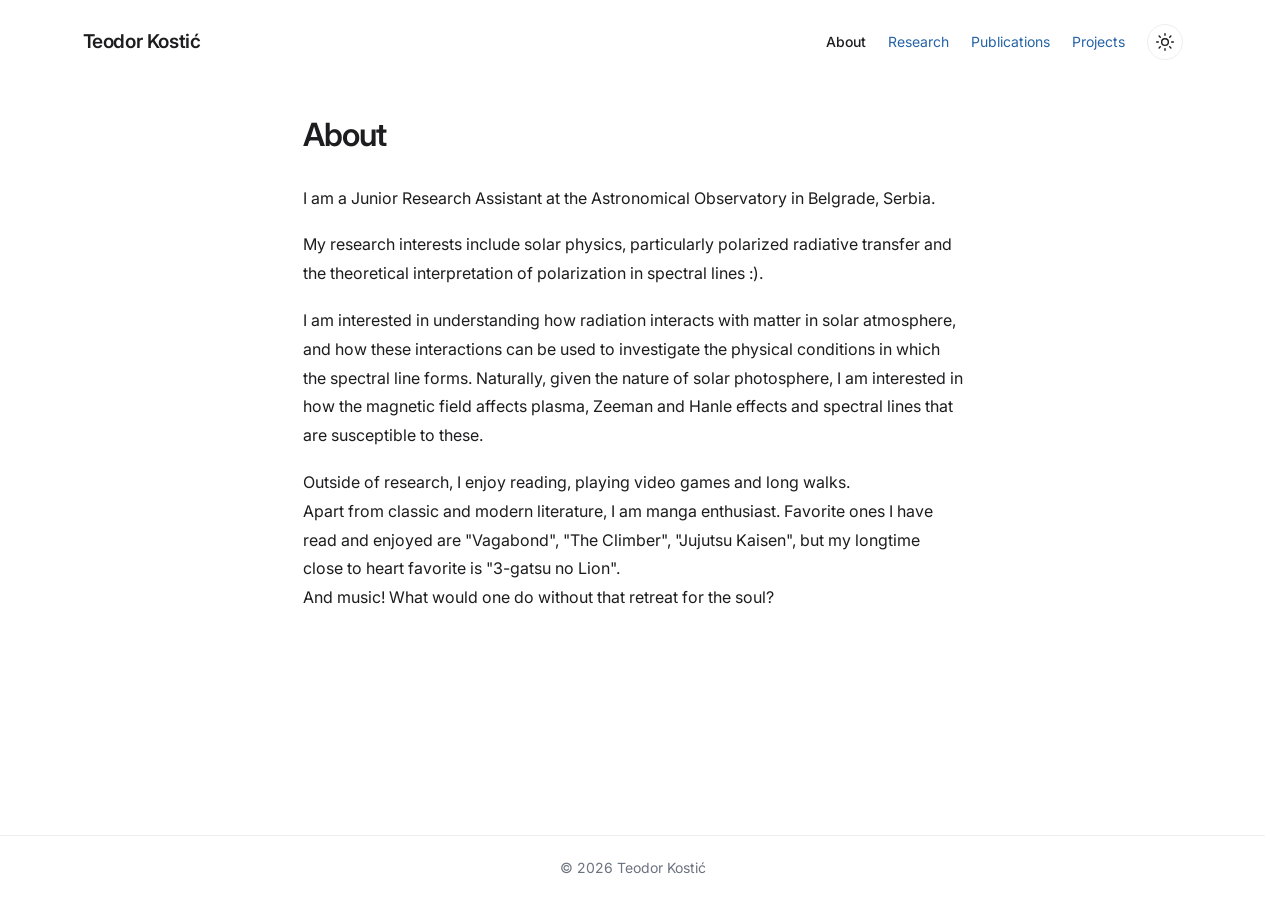
<file: about.html>
<!DOCTYPE html>
<html lang="en">

<head>
    <meta charset="UTF-8">
    <meta name="viewport" content="width=device-width, initial-scale=1.0">

    <title>About | Teodor Kostić</title>
     <link rel="icon" type="image/svg+xml" href="img/favicon-tk.svg">

    <!-- Inter font -->
    <link rel="preconnect" href="https://fonts.googleapis.com">
    <link rel="preconnect" href="https://fonts.gstatic.com" crossorigin>
    <link
        href="https://fonts.googleapis.com/css2?family=Inter:wght@400;500;600;700&display=swap"
        rel="stylesheet"
    >

    <!-- Main stylesheet -->
    <link rel="stylesheet" href="style.css">
</head>

<body>

    <!-- Header and navigation -->
    <header class="site-header">
        <nav class="navigation">

            <a href="index.html" class="site-logo">
                Teodor Kostić
            </a>
        <div class="nav-actions">
            <div class="nav-links">
                <a href="about.html" aria-current="page">About</a>
                <a href="research.html">Research</a>
                <a href="publications.html">Publications</a>
                <a href="projects.html">Projects</a>
                
        <button
            type="button"
            class="theme-toggle"
            id="theme-toggle"
            aria-label="Switch to dark mode"
            aria-pressed="false"
        >
            <!-- Sun icon: shown in light mode -->
            <svg class="sun-icon"
                xmlns="http://www.w3.org/2000/svg"
                width="20" height="20"
                viewBox="0 0 24 24"
                fill="none"
                stroke="currentColor"
                stroke-width="1.7"
                stroke-linecap="round"
                stroke-linejoin="round"
                aria-hidden="true">
                <circle cx="12" cy="12" r="4"/>
                <path d="M12 2v2"/>
                <path d="M12 20v2"/>
                <path d="m4.93 4.93 1.42 1.42"/>
                <path d="m17.65 17.65 1.42 1.42"/>
                <path d="M2 12h2"/>
                <path d="M20 12h2"/>
                <path d="m6.35 17.65-1.42 1.42"/>
                <path d="m19.07 4.93-1.42 1.42"/>
            </svg>

            <!-- Moon icon: shown in dark mode -->
            <svg class="moon-icon"
                xmlns="http://www.w3.org/2000/svg"
                width="20" height="20"
                viewBox="0 0 24 24"
                fill="none"
                stroke="currentColor"
                stroke-width="1.7"
                stroke-linecap="round"
                stroke-linejoin="round"
                aria-hidden="true">
                <path d="M20.985 12.486a9 9 0 1 1-9.473-9.472
                        c.405-.022.617.463.402.807a6.5 6.5 0 0 0
                        8.268 8.268c.344-.215.829-.003.803.397z"/>
            </svg>
        </button>

            </div>
        </div>
        </nav>
    </header>


    <!-- Main content -->
    <main class="main-content page-content">

        <h1 class="page-title">About</h1>

        <section class="page-section">

            <p>
                I am a Junior Research Assistant at the Astronomical Observatory
                in Belgrade, Serbia.
            </p>

            <p>
                My research interests include solar physics, particularly
                polarized radiative transfer and the theoretical
                interpretation of polarization in spectral lines :).
            </p>

            <p>
                I am interested in understanding how radiation interacts
                with matter in solar atmosphere, and how these
                interactions can be used to investigate the physical
                conditions in which the spectral line forms. Naturally,
                given the nature of solar photosphere, I am interested
                in how the magnetic field affects plasma, Zeeman and Hanle
                effects and spectral lines that are susceptible to these.
            </p>

            <p>
                Outside of research, I enjoy reading, playing video games and long
                walks. <br>
                Apart from classic and modern literature, I am manga enthusiast. Favorite
                ones I have read and enjoyed are "Vagabond", "The Climber", "Jujutsu Kaisen",
                but my longtime close to heart favorite is "3-gatsu no Lion". <br>
                And music! What would one do without that retreat for the soul?
            </p>

        </section>

    </main>


    <!-- Footer -->
    <footer class="site-footer">
        <p>
            &copy; <span id="year"></span> Teodor Kostić
        </p>
    </footer>


    <!-- Automatically update the copyright year -->
    <script>
        document.getElementById("year").textContent =
            new Date().getFullYear();
    </script>
    <script src="theme.js"></script>
</body>
</html>
</file>
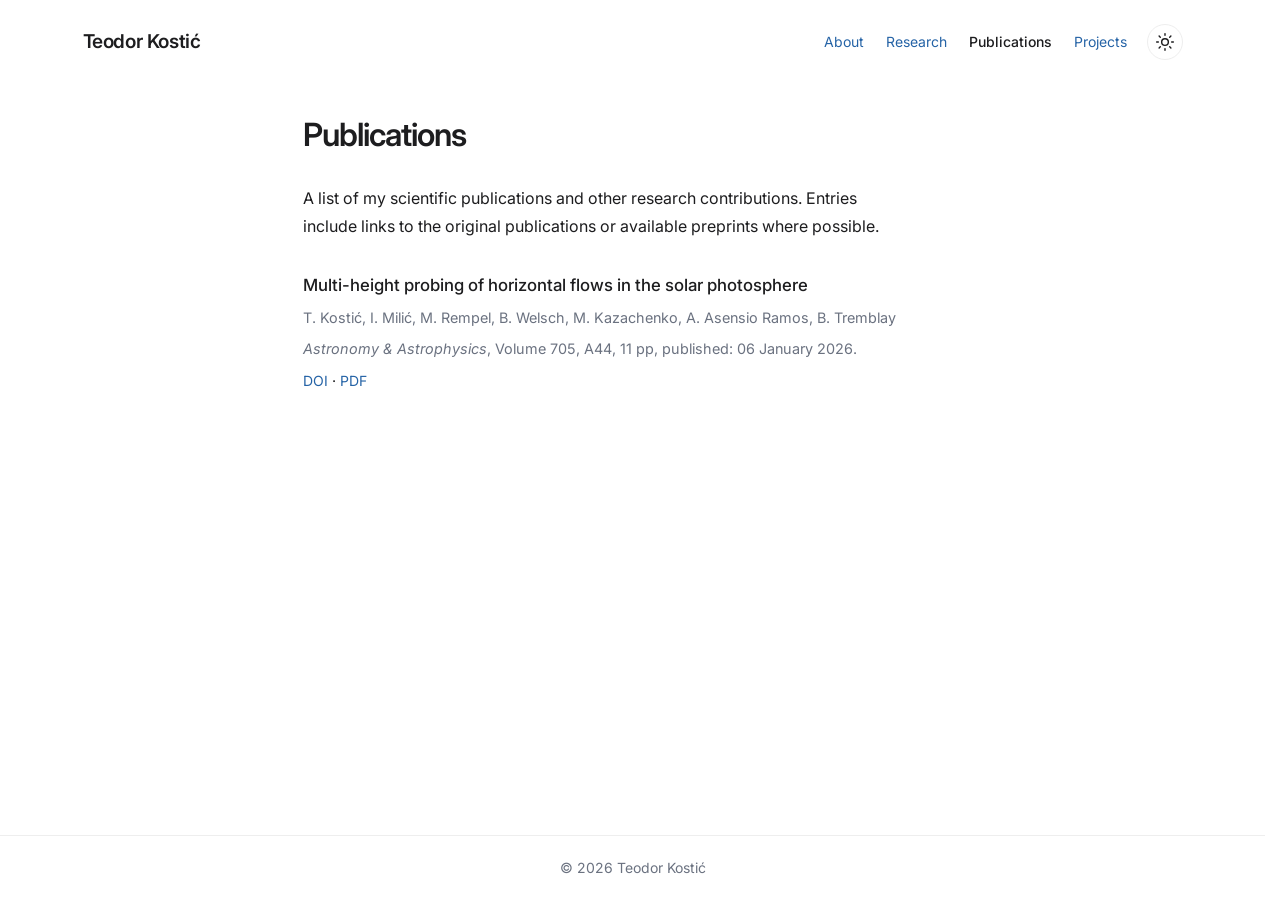
<file: publications.html>
<!DOCTYPE html>
<html lang="en">

<head>
    <meta charset="UTF-8">
    <meta name="viewport" content="width=device-width, initial-scale=1.0">

    <title>Publications | Teodor Kostić</title>

    <link rel="icon" type="image/svg+xml" href="img/favicon-tk.svg">

    <!-- Inter font -->
    <link rel="preconnect" href="https://fonts.googleapis.com">
    <link rel="preconnect" href="https://fonts.gstatic.com" crossorigin>
    <link
        href="https://fonts.googleapis.com/css2?family=Inter:wght@400;500;600;700&display=swap"
        rel="stylesheet"
    >

    <!-- Main stylesheet -->
    <link rel="stylesheet" href="style.css">
</head>

<body>

    <!-- Header and navigation -->
    <header class="site-header">
        <nav class="navigation">

            <a href="index.html" class="site-logo">
                Teodor Kostić
            </a>
        <div class="nav-actions">
            <div class="nav-links">
                <a href="about.html">About</a>
                <a href="research.html">Research</a>
                <a href="publications.html" aria-current="page">
                    Publications
                </a>
                <a href="projects.html">Projects</a>
            </div>
            
            <button
                type="button"
                class="theme-toggle"
                id="theme-toggle"
                aria-label="Switch to dark mode"
                aria-pressed="false"
            >
                <!-- Sun icon: shown in light mode -->
                <svg class="sun-icon"
                    xmlns="http://www.w3.org/2000/svg"
                    width="20" height="20"
                    viewBox="0 0 24 24"
                    fill="none"
                    stroke="currentColor"
                    stroke-width="1.7"
                    stroke-linecap="round"
                    stroke-linejoin="round"
                    aria-hidden="true">
                    <circle cx="12" cy="12" r="4"/>
                    <path d="M12 2v2"/>
                    <path d="M12 20v2"/>
                    <path d="m4.93 4.93 1.42 1.42"/>
                    <path d="m17.65 17.65 1.42 1.42"/>
                    <path d="M2 12h2"/>
                    <path d="M20 12h2"/>
                    <path d="m6.35 17.65-1.42 1.42"/>
                    <path d="m19.07 4.93-1.42 1.42"/>
                </svg>

                <!-- Moon icon: shown in dark mode -->
                <svg class="moon-icon"
                    xmlns="http://www.w3.org/2000/svg"
                    width="20" height="20"
                    viewBox="0 0 24 24"
                    fill="none"
                    stroke="currentColor"
                    stroke-width="1.7"
                    stroke-linecap="round"
                    stroke-linejoin="round"
                    aria-hidden="true">
                    <path d="M20.985 12.486a9 9 0 1 1-9.473-9.472
                            c.405-.022.617.463.402.807a6.5 6.5 0 0 0
                            8.268 8.268c.344-.215.829-.003.803.397z"/>
                </svg>
            </button>

        </div>

        </nav>
    </header>


    <!-- Main content -->
    <main class="main-content page-content">

        <h1 class="page-title">Publications</h1>

        <p class="publications-intro">
            A list of my scientific publications and other research
            contributions. Entries include links to the original
            publications or available preprints where possible.
        </p>


        <!-- Publication list -->
        <section class="publication-list" aria-label="Publication list">


            <!-- Publication 1: Replace with your actual details -->
            <article class="publication">

                <h2 class="publication-title">
                    <a href="PAPER_URL">
                        Multi-height probing of horizontal flows in the solar photosphere 
                    </a>
                </h2>

                <p class="publication-authors">
                    T. Kostić, I. Milić, M. Rempel, B. Welsch, M. Kazachenko, A. Asensio Ramos, B. Tremblay
                </p>

                <p class="publication-venue">
                    <em>Astronomy & Astrophysics</em>, Volume 705, A44, 11 pp, published: 06 January 2026.
                </p>

                <p class="publication-links">
                    <a href="https://doi.org/10.1051/0004-6361/202556097"
                    target="_blank">DOI</a>
                    <span aria-hidden="true">·</span>
                    <a href="https://www.aanda.org/articles/aa/pdf/2026/01/aa56097-25.pdf"
                    target="_blank">PDF</a>
                </p>

            </article>


            <!-- Add additional publications by copying an article block -->


        </section>

    </main>


    <!-- Footer -->
    <footer class="site-footer">
        <p>
            &copy; <span id="year"></span> Teodor Kostić
        </p>
    </footer>


    <script>
        document.getElementById("year").textContent =
            new Date().getFullYear();
    </script>
    <script src="theme.js"></script>
</body>
</html>
</file>
<file: style.css>
/* =========================================
   1. Global settings
   ========================================= */

:root {
    color-scheme: light dark;

    --background: #ffffff;
    --text: #1d1d1f;
    --muted: #6b7280;
    --link: #2563a6;
    --border: #eeeeee;
    --placeholder: #f0f0f0;

    --content-width: 720px;
    --header-width: 1100px;
}


html[data-theme="dark"] {
    color-scheme: dark;

    --background: #1d1e20;
    --text: #dadadb;
    --muted: #a1a1aa;
    --link: #8ab4f8;
    --border: #383838;
    --placeholder: #303136;
}


/* Theme toggle */

.nav-actions {
    display: flex;
    align-items: center;
    gap: 20px;
}

.theme-toggle {
    display: inline-flex;
    align-items: center;
    justify-content: center;

    width: 36px;
    height: 36px;
    padding: 0;

    border: 1px solid var(--border);
    border-radius: 50%;

    background: transparent;
    color: var(--text);

    cursor: pointer;
    transition: background-color 0.2s ease;
}

.theme-toggle:hover {
    background: var(--placeholder);
}

.theme-toggle:focus-visible {
    outline: 2px solid var(--link);
    outline-offset: 3px;
}

.theme-toggle svg {
    display: block;
}

/* Light mode: show the sun */
.moon-icon {
    display: none !important;
}

/* Dark mode: show the moon */
html[data-theme="dark"] .sun-icon {
    display: none;
}

html[data-theme="dark"] .moon-icon {
    display: block !important;
}

@media (max-width: 650px) {
    .nav-actions {
        flex-direction: column;
        gap: 12px;
    }
}

/* =========================================
   2. Basic page styling
   ========================================= */

* {
    box-sizing: border-box;
}

html {
    scroll-behavior: smooth;
    scrollbar-gutter: stable;
}

body {
    margin: 0;
    min-height: 100vh;

    display: flex;
    flex-direction: column;

    font-family:
        "Inter", sans-serif;

    font-size: 16px;
    line-height: 1.7;

    color: var(--text);
    background-color: var(--background);

    -webkit-font-smoothing: antialiased;
}


/* =========================================
   3. Header and navigation
   ========================================= */

.site-header {
    width: 100%;
    padding: 24px 30px;
}

.navigation {
    max-width: var(--header-width);
    margin: 0 auto;

    display: flex;
    justify-content: space-between;
    align-items: center;
    gap: 30px;
}

.site-logo {
    color: var(--text);
    font-size: 19px;
    font-weight: 600;
    letter-spacing: -0.02em;
    white-space: nowrap;
}

.nav-links {
    display: flex;
    align-items: center;
    flex-wrap: wrap;
    gap: 22px;
}

a {
    color: var(--link);
    text-decoration: none;

    transition: opacity 0.2s ease;
}

.site-logo {
    color: var(--text);
}

.nav-links a {
    font-size: 14px;
    font-weight: 400;
}

a:hover {
    opacity: 0.75;
    text-decoration: underline;
}

a:focus-visible {
    outline: 2px solid var(--link);
    outline-offset: 4px;
    border-radius: 2px;
}

/* =========================================
   Page headings and sections
   ========================================= */

.page-title {
    font-size: 2rem;
    font-weight: 600;
    line-height: 1.3;
    letter-spacing: -0.03em;

    margin: 0 0 28px;
}

.page-section {
    margin-bottom: 36px;
}

.page-section p {
    margin: 0 0 18px;
    font-size: 1rem;
    line-height: 1.8;
}

.nav-links a[aria-current="page"] {
    color: var(--text);
    font-weight: 500;
}

/* =========================================
   Research page
   ========================================= */

.research-intro {
    margin: 0 0 36px;

    font-size: 1rem;
    line-height: 1.8;
}

.research-topic {
    padding: 0 0 30px;
    margin: 0 0 30px;

    border-bottom: 1px solid var(--border);
}

.research-topic:last-child {
    border-bottom: none;
    margin-bottom: 0;
    padding-bottom: 0;
}

.research-topic h2 {
    margin: 0 0 14px;

    font-size: 1.3rem;
    font-weight: 600;
    line-height: 1.4;
    letter-spacing: -0.02em;
}

.research-topic p {
    margin: 0 0 16px;

    font-size: 1rem;
    line-height: 1.8;
}

.research-meta {
    display: flex;
    flex-wrap: wrap;
    gap: 6px 12px;

    margin-top: 18px;

    font-size: 0.875rem;
    line-height: 1.6;
    color: var(--muted);
}

.research-meta span:first-child {
    font-weight: 600;
    color: var(--text);
}

/* =========================================
   Publications page
   ========================================= */

.publications-intro {
    max-width: 580px;
    margin: 0 0 32px;

    font-size: 1rem;
    line-height: 1.8;
}

.publication {
    padding: 0 0 22px;
    margin: 0 0 22px;

    border-bottom: 1px solid var(--border);
}

.publication:last-child {
    border-bottom: none;
    margin-bottom: 0;
}

.publication-title {
    margin: 0 0 8px;

    font-size: 1.05rem;
    font-weight: 500;
    line-height: 1.5;
}

.publication-title a {
    color: var(--text);
    text-decoration: none;
}

.publication-title a:hover {
    color: var(--link);
    text-decoration: underline;
}

.publication-authors,
.publication-venue,
.publication-links {
    margin: 0 0 6px;

    font-size: 0.9rem;
    line-height: 1.7;
}

.publication-authors,
.publication-venue {
    color: var(--muted);
}

.publication-links {
    margin-top: 8px;
    margin-bottom: 0;
}

.publication-links a {
    font-size: 0.875rem;
}


/* =========================================
   Projects page
   ========================================= */

.projects-intro {
    margin: 0 0 36px;
    font-size: 1rem;
    line-height: 1.8;
}

.project {
    padding-bottom: 30px;
    margin-bottom: 30px;
    border-bottom: 1px solid var(--border);
}

.project:last-child {
    border-bottom: none;
    margin-bottom: 0;
    padding-bottom: 0;
}

.project h2 {
    margin: 0 0 16px;
    font-size: 1.3rem;
    font-weight: 600;
    line-height: 1.4;
    letter-spacing: -0.02em;
}

.project h3 {
    margin: 24px 0 8px;
    font-size: 1rem;
    font-weight: 600;
    line-height: 1.5;
}

.project p,
.project li {
    font-size: 1rem;
    line-height: 1.8;
}

.project p {
    margin: 0 0 16px;
}

.project ul {
    padding-left: 24px;
    margin: 0 0 16px;
}

.project li {
    padding-left: 4px;
    margin-bottom: 6px;
}

/* Project results carousel */

.project-gallery {
    margin-top: 48px;
}

.gallery-intro {
    color: var(--muted);
    margin-bottom: 28px;
}

.carousel {
    width: 100%;
    margin: 0 auto;
}

.carousel-slide {
    margin: 0;
}

.carousel-slide img {
    display: block;
    width: 100%;
    max-height: 560px;
    object-fit: contain;
    margin: 0 auto;
}

.carousel-slide figcaption {
    margin-top: 20px;
}

.carousel-slide h3 {
    font-size: 1.05rem;
    font-weight: 600;
    margin: 0 0 6px;
}

.carousel-slide figcaption p {
    color: var(--muted);
    font-size: 0.95rem;
    margin: 0;
}

.carousel-slide[hidden] {
    display: none;
}

.carousel-controls {
    display: flex;
    align-items: center;
    justify-content: center;
    gap: 22px;
    margin-top: 24px;
}

.carousel-arrow {
    display: flex;
    align-items: center;
    justify-content: center;
    width: 36px;
    height: 36px;
    border: 1px solid var(--border);
    border-radius: 50%;
    background: transparent;
    color: var(--text);
    font-size: 1.1rem;
    cursor: pointer;
    transition: background 0.2s ease;
}

.carousel-arrow:hover {
    background: var(--placeholder);
}

.carousel-dots {
    display: flex;
    align-items: center;
    gap: 9px;
}

.carousel-dot {
    width: 8px;
    height: 8px;
    padding: 0;
    border: none;
    border-radius: 50%;
    background: var(--muted);
    opacity: 0.35;
    cursor: pointer;
}

.carousel-dot.active {
    opacity: 1;
    background: var(--link);
}

.carousel-status {
    text-align: center;
    color: var(--muted);
    font-size: 0.8rem;
    margin-top: 10px;
}

.carousel button:focus-visible {
    outline: 2px solid var(--link);
    outline-offset: 4px;
}

@media (max-width: 600px) {
    .carousel-slide img {
        max-height: 380px;
    }

    .carousel-controls {
        gap: 14px;
    }

    .carousel-dots {
        gap: 7px;
    }
}

/* =========================================
   4. Main content
   ========================================= */

.main-content {
    width: 100%;
    max-width: var(--content-width);

    margin: 0 auto;
    padding: 30px 30px 80px;

    flex: 1;
}


/* =========================================
   5. Profile section
   ========================================= */

.profile {
    display: flex;
    flex-direction: column;
    align-items: center;

    text-align: center;
}


/* Temporary profile image */

.profile-image-placeholder {
    width: 160px;
    height: 160px;

    margin-bottom: 24px;

    display: flex;
    align-items: center;
    justify-content: center;

    border-radius: 50%;
    background-color: var(--placeholder);

    border: 1px solid var(--border);

    color: var(--muted);
    font-size: 14px;
}


/* Your name */

.profile h1 {
    font-size: clamp(2rem, 5vw, 2.5rem);
    font-weight: 600;
    line-height: 1.2;
    letter-spacing: -0.04em;

}


/* Academic title or research interests */

.profile-subtitle {
    font-size: 1.05rem;
    font-weight: 400;
    line-height: 1.5;

    color: var(--muted);

    margin: 0 0 24px;
}


/* Short introduction */

.profile-description {
    max-width: 580px;

    margin: 0 auto 28px;

    font-size: 1rem;
    line-height: 1.8;
    font-weight: 400;
}


/* =========================================
   6. Academic and professional links
   ========================================= */

.social-links {
    display: flex;
    justify-content: center;
    align-items: center;
    gap: 22px;

    margin-top: 4px;
}

.social-links a {
    display: inline-flex;
    align-items: center;
    justify-content: center;

    width: 32px;
    height: 32px;

    color: var(--muted);

    transition:
        color 0.2s ease,
        transform 0.2s ease;
}

.social-links img,
.social-links svg {
    display: block;
    width: 24px;
    height: 24px;
}

.social-links a:hover {
    color: var(--link);
    opacity: 1;
    transform: translateY(-2px);
    text-decoration: none;
}

.social-links a:focus-visible {
    outline: 2px solid var(--link);
    outline-offset: 4px;
    border-radius: 4px;
}


/* =========================================
   7. Footer
   ========================================= */

.site-footer {
    width: 100%;
    padding: 20px;

    border-top: 1px solid var(--border);

    text-align: center;
    color: var(--muted);
    font-size: 14px;
}

.site-footer p {
    margin: 0;
}


/* =========================================
   8. Responsive layout for mobile devices
   ========================================= */

@media (max-width: 650px) {

    .site-header {
        padding: 20px;
    }

    .navigation {
        flex-direction: column;
        gap: 14px;
    }

    .nav-links {
        justify-content: center;
        gap: 10px 18px;
    }

    .nav-links a {
        font-size: 14px;
    }

    .main-content {
        padding: 40px 24px 55px;
    }

    .profile-image-placeholder {
        width: 135px;
        height: 135px;
    }

    .profile h1 {
        letter-spacing: -0.03em;
    }

    .profile-subtitle {
        font-size: 16px;
    }

    .profile-description {
        font-size: 15px;
    }

}

.profile-image {
    width: 160px;
    height: 160px;

    margin-bottom: 20px;

    border-radius: 50%;
    object-fit: cover;

    border: 1px solid var(--border);
}

.math-variable {
    font-family: "Inter", sans-serif;
    font-style: italic;
    font-weight: 400;
}
</file>
